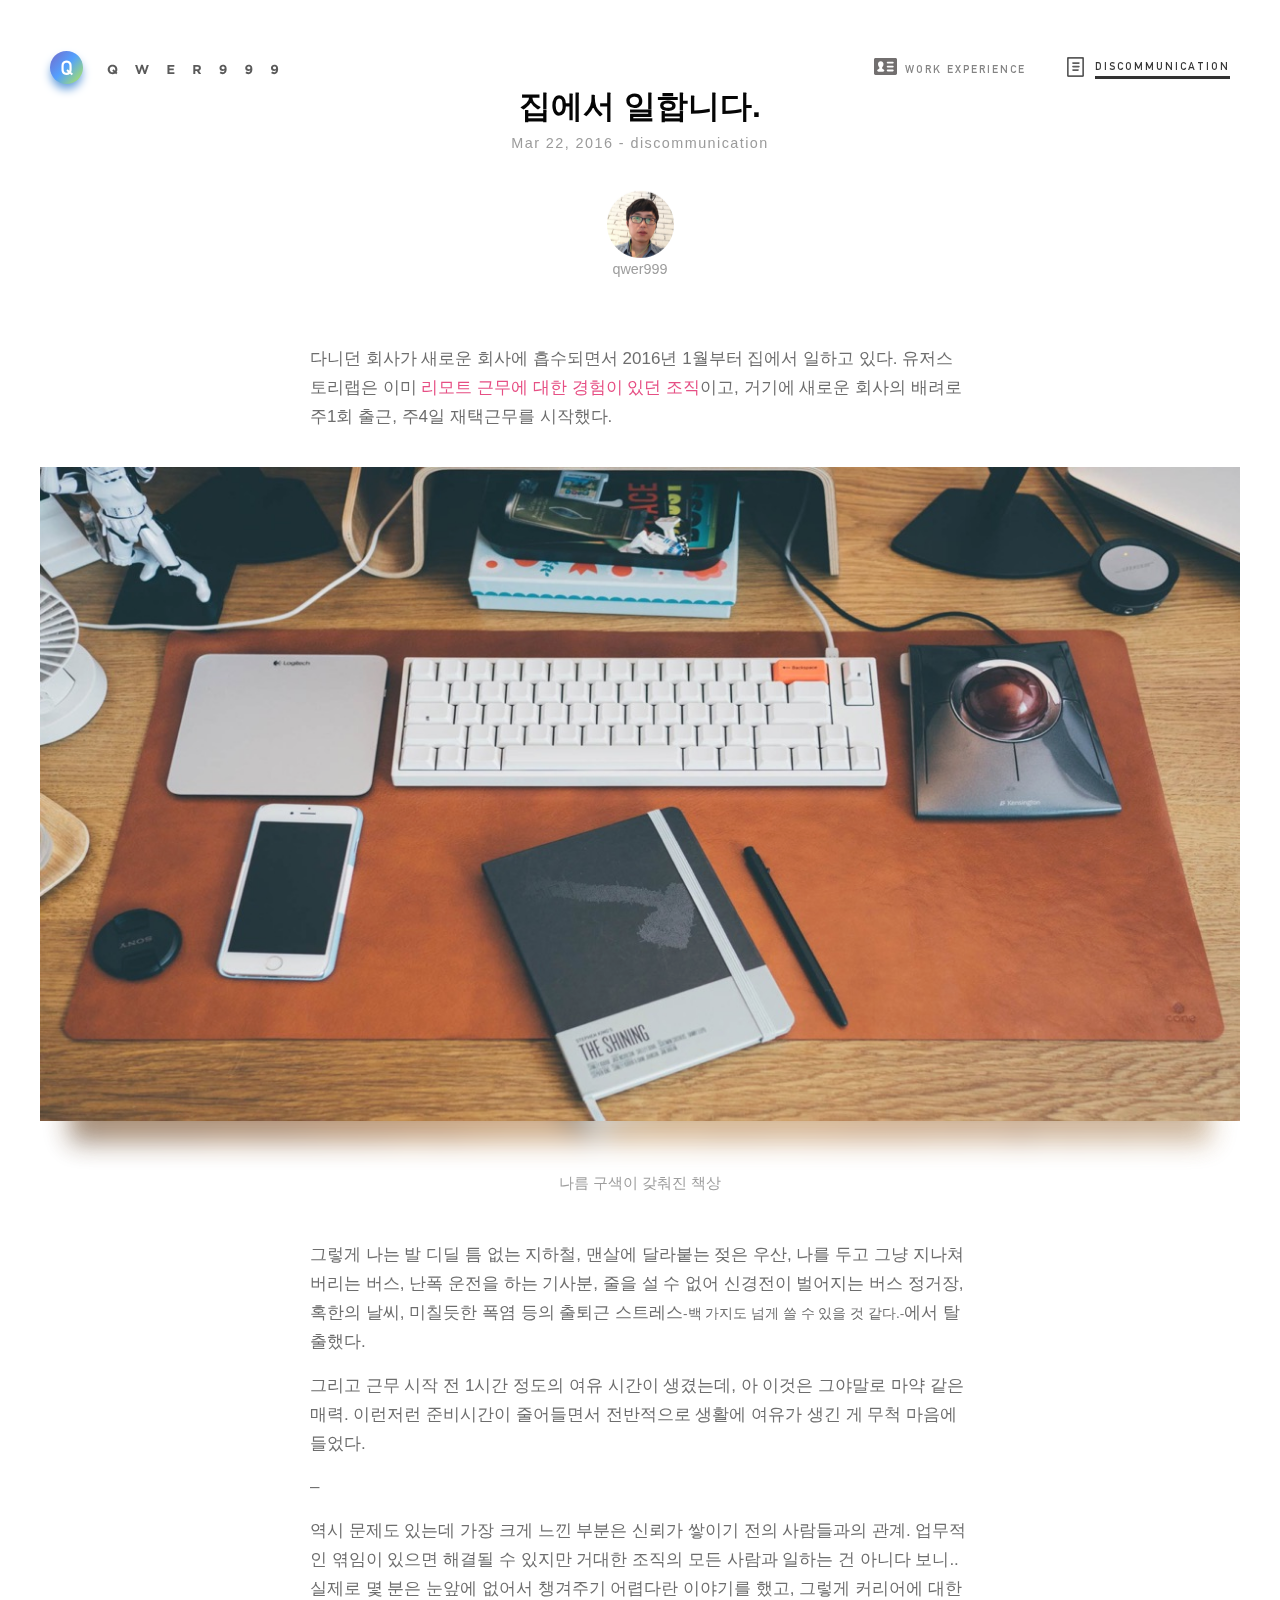
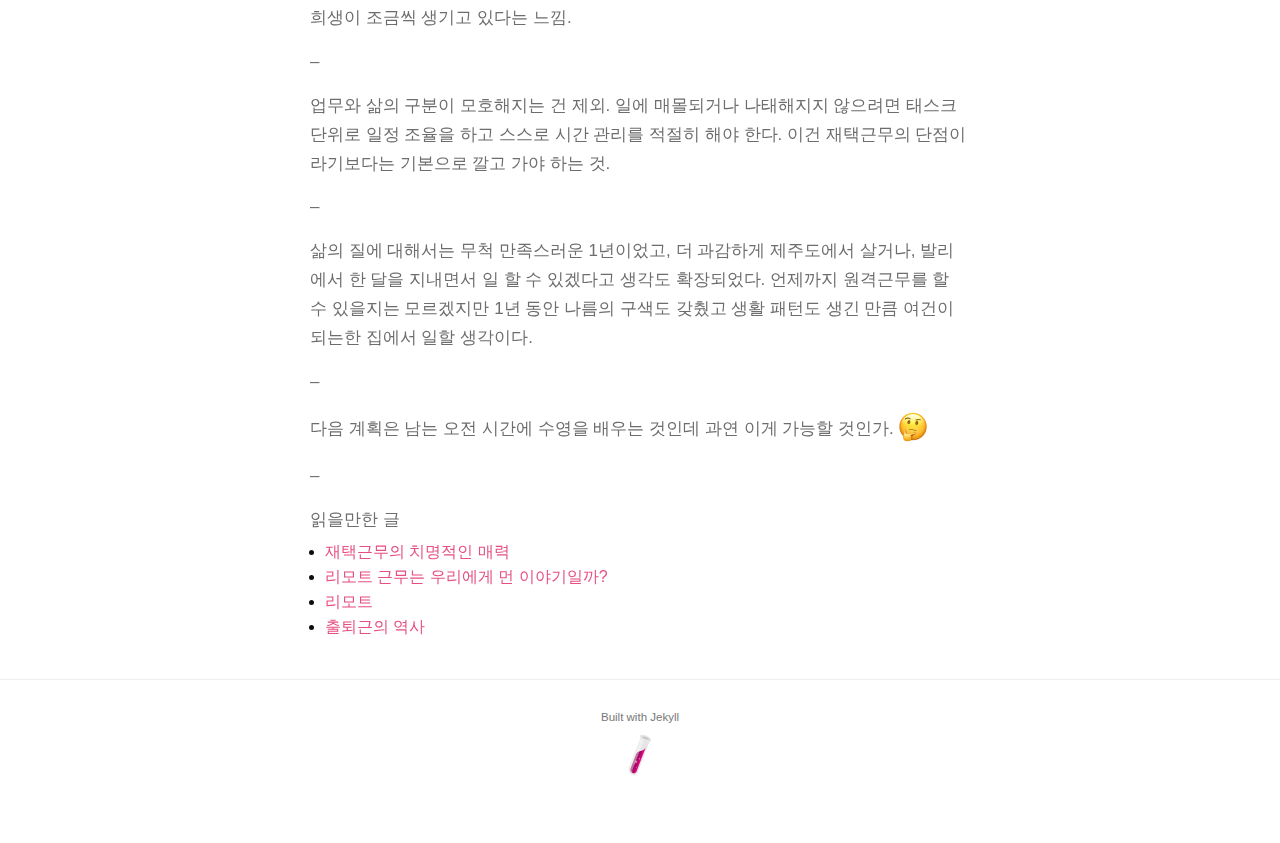
<file: remote-work.html>
<!DOCTYPE html> <html> <head> <meta charset="utf-8"> <meta http-equiv="X-UA-Compatible" content="IE=edge,chrome=1"> <meta name="viewport" content="width=device-width, initial-scale=1"> <title>qwer999.com - 집에서 일합니다.</title> <meta name="description" content="다니던 회사가 새로운 회사에 흡수되면서 2016년 1월부터 집에서 일하고 있다.유저스토리랩은 이미 리모트 근무에 대한 경험이 있던 조직이고, 거기에 새로운 회사의 배려로 주1회 출근, 주4일 재택근무를 시작했다."> <meta name="keywords" lang="ko" content="디자이너, UI디자이너, 웹디자인, 앱디자인, 포트폴리오, UI, design, UI designer, html5, css3, css, sketch, adobe, adobe photoshop, app design, portfolio"> <meta name="keywords" lang="en" content="UI, design, UI designer, html5, css3, css, sketch, adobe, adobe photoshop, app design, portfolio"> <meta name="author" content="qwer999"> <meta property="og:type" content="website"> <meta property="og:title" content="집에서 일합니다."> <meta property="og:site_name" content="Discommunication"> <meta property="og:image" content="https://qwer999.com/img/fb-og-discommunication.png"> <meta property="og:url" content="https://qwer999.com/remote-work"> <meta property="og:description" content="다니던 회사가 새로운 회사에 흡수되면서 2016년 1월부터 집에서 일하고 있다.유저스토리랩은 이미 리모트 근무에 대한 경험이 있던 조직이고, 거기에 새로운 회사의 배려로 주1회 출근, 주4일 재택근무를 시작했다."> <meta property="og:locale" content="ko_KR"> <link rel="icon" type="image/png" href="/favicon.png"/> <link rel="author" href="/humans.txt"/> <link rel="stylesheet" href="/css/grids-min.css"> <link rel="stylesheet" href="/css/grids-responsive-min.css"> <link rel="stylesheet" href="/css/style.css?0325a"> <script src="/js/vendor/jquery-1.11.2.min.js"></script> <script src="/js/modernizr-custom.js"></script> <script src="/js/velocity.min.js"></script> <script src="/js/velocity.ui.min.js"></script> <script src="/js/jquery.blast.min.js"></script> <script src="/js/jquery.scrollme.min.js"></script> <script src="/js/main.js"></script> </head> <body> <header class="site-header"> <a href="/"> <div class="symbol-box"> <svg width="33px" height="33px" viewBox="58 53 33 33" version="1.1" xmlns="http://www.w3.org/2000/svg" xmlns:xlink="http://www.w3.org/1999/xlink" title="symbol" class="main-symbol"> <desc>Created with Sketch.</desc> <defs> <linearGradient x1="7.03320018%" y1="21.3942132%" x2="100%" y2="100%" id="linearGradient-1"> <stop stop-color="#6A79D9" offset="0%"></stop> <stop stop-color="#53A0FE" offset="39.2857143%"></stop> <stop stop-color="#B4ED50" offset="100%"></stop> </linearGradient> </defs> <g id="main-symbol" stroke="none" stroke-width="1" fill="none" fill-rule="evenodd" transform="translate(58.000000, 53.000000)"> <circle id="bg-mask" fill="url(#linearGradient-1)" cx="16.5" cy="16.5" r="16.5"></circle> <path d="M18.1587271,21.2902058 C17.7615897,21.6222387 17.2309961,21.7882527 16.5669303,21.7882527 C16.0591152,21.7882527 15.6229217,21.6808319 15.2583365,21.465987 C14.8872409,21.2836945 14.5877647,21.0460666 14.359899,20.7530964 C14.0799497,20.4471053 13.8944047,20.0467187 13.8032584,19.5519245 C13.6990912,19.0571304 13.6470084,18.1098742 13.6470084,16.7101277 C13.6470084,15.3103811 13.6990912,14.3566146 13.8032584,13.8487995 C13.8944047,13.3670263 14.0799497,12.97315 14.359899,12.6671589 C14.5877647,12.3741887 14.8872409,12.1300505 15.2583365,11.934737 C15.6229217,11.745934 16.0591152,11.6450236 16.5669303,11.6320027 C17.0812557,11.6450236 17.5272148,11.745934 17.9048209,11.934737 C18.2628956,12.1300505 18.5493511,12.3741887 18.7641959,12.6671589 C19.0441452,12.97315 19.2362006,13.3670263 19.3403678,13.8487995 C19.4380245,14.3566146 19.4868521,15.3103811 19.4868521,16.7101277 C19.4868521,18.2140414 19.4184934,19.2068701 19.281774,19.6886433 L17.6216178,18.3702839 L16.3423209,19.8448933 L18.1587271,21.2902058 Z M19.9263053,22.7062214 L21.7231803,24.1515339 L23.0024771,22.6671589 L21.1274771,21.1730183 C21.3227906,20.8474958 21.4627632,20.3917712 21.547399,19.8058308 C21.6125035,19.2198904 21.6450553,18.1879996 21.6450553,16.7101277 C21.6450553,15.0564736 21.602738,13.9497138 21.5181021,13.3898152 C21.4269558,12.8299165 21.2609419,12.3774471 21.0200553,12.0323933 C20.6880223,11.3748379 20.1476632,10.7889063 19.3989615,10.2745808 C18.6437494,9.75374486 17.6997484,9.48682044 16.5669303,9.47379954 C15.447133,9.48682044 14.5128975,9.75374486 13.7641959,10.2745808 C13.0024733,10.7889063 12.4490934,11.3748379 12.1040396,12.0323933 C11.8891948,12.3774471 11.7296912,12.8299165 11.625524,13.3898152 C11.5278673,13.9497138 11.4790396,15.0564736 11.4790396,16.7101277 C11.4790396,18.33774 11.5278673,19.4379894 11.625524,20.0109089 C11.6776076,20.3169 11.7427111,20.5708037 11.8208365,20.7726277 C11.9054723,20.9679411 11.9998724,21.1730172 12.1040396,21.387862 C12.4490934,22.0454174 13.0024733,22.6248387 13.7641959,23.1261433 C14.5128975,23.6469792 15.447133,23.920414 16.5669303,23.9464558 C17.9666768,23.920414 19.0864573,23.5070067 19.9263053,22.7062214 Z" id="q" fill="#FFFFFF"></path> </g> </svg> </div> <svg width="172px" height="11px" viewBox="171 63 172 11" version="1.1" xmlns="http://www.w3.org/2000/svg" xmlns:xlink="http://www.w3.org/1999/xlink"> <desc>Created with Sketch.</desc> <defs></defs> <path d="M180.217,73.273 L181.491,71.856 L180.555,71.063 C181.075,70.309 181.361,69.399 181.361,68.45 L181.361,68.424 C181.361,65.837 179.346,63.744 176.538,63.744 C173.73,63.744 171.689,65.863 171.689,68.45 L171.689,68.476 C171.689,71.063 173.704,73.156 176.512,73.156 C177.526,73.156 178.449,72.87 179.216,72.376 L180.217,73.273 Z M176.538,71.31 C174.926,71.31 173.782,70.01 173.782,68.45 L173.782,68.424 C173.782,66.864 174.9,65.59 176.512,65.59 C178.124,65.59 179.268,66.89 179.268,68.45 L179.268,68.476 C179.268,68.931 179.19,69.347 179.021,69.724 L177.526,68.372 L176.252,69.802 L177.734,71.063 C177.383,71.219 176.98,71.31 176.538,71.31 Z M202.156999,73.065 L203.898999,73.065 L205.952999,67.111 L208.006999,73.065 L209.748999,73.065 L212.855999,63.9 L210.762999,63.9 L208.877999,70.062 L206.836999,63.874 L205.120999,63.874 L203.079999,70.062 L201.194999,63.9 L199.049999,63.9 L202.156999,73.065 Z M231.467998,73 L238.396998,73 L238.396998,71.219 L233.456998,71.219 L233.456998,69.308 L237.746998,69.308 L237.746998,67.527 L233.456998,67.527 L233.456998,65.681 L238.331998,65.681 L238.331998,63.9 L231.467998,63.9 L231.467998,73 Z M257.307997,73 L259.309997,73 L259.309997,70.088 L260.882997,70.088 L262.832997,73 L265.172997,73 L262.949997,69.75 C264.106997,69.321 264.899997,68.398 264.899997,66.929 L264.899997,66.903 C264.899997,66.045 264.626997,65.33 264.119997,64.823 C263.521997,64.225 262.624997,63.9 261.467997,63.9 L257.307997,63.9 L257.307997,73 Z M259.309997,68.32 L259.309997,65.707 L261.298997,65.707 C262.273997,65.707 262.871997,66.149 262.871997,67.007 L262.871997,67.033 C262.871997,67.8 262.312997,68.32 261.337997,68.32 L259.309997,68.32 Z M286.670997,73.156 C289.257997,73.156 290.648997,71.141 290.648997,68.19 L290.648997,68.164 C290.648997,66.37 290.219997,65.382 289.569997,64.732 C288.880997,64.043 288.165997,63.744 286.943997,63.744 C284.889997,63.744 283.472997,65.096 283.472997,66.929 L283.472997,66.955 C283.472997,68.801 284.746997,69.893 286.722997,69.893 C287.515997,69.893 288.126997,69.646 288.568997,69.269 C288.438997,70.491 287.840997,71.336 286.722997,71.336 C285.955997,71.336 285.396997,71.089 284.733997,70.556 L283.680997,72.077 C284.447997,72.714 285.344997,73.156 286.670997,73.156 Z M287.047997,68.229 C286.059997,68.229 285.461997,67.67 285.461997,66.864 L285.461997,66.838 C285.461997,66.032 286.020997,65.46 287.008997,65.46 C288.009997,65.46 288.607997,66.045 288.607997,66.851 L288.607997,66.877 C288.607997,67.657 288.035997,68.229 287.047997,68.229 Z M312.406996,73.156 C314.993996,73.156 316.384996,71.141 316.384996,68.19 L316.384996,68.164 C316.384996,66.37 315.955996,65.382 315.305996,64.732 C314.616996,64.043 313.901996,63.744 312.679996,63.744 C310.625996,63.744 309.208996,65.096 309.208996,66.929 L309.208996,66.955 C309.208996,68.801 310.482996,69.893 312.458996,69.893 C313.251996,69.893 313.862996,69.646 314.304996,69.269 C314.174996,70.491 313.576996,71.336 312.458996,71.336 C311.691996,71.336 311.132996,71.089 310.469996,70.556 L309.416996,72.077 C310.183996,72.714 311.080996,73.156 312.406996,73.156 Z M312.783996,68.229 C311.795996,68.229 311.197996,67.67 311.197996,66.864 L311.197996,66.838 C311.197996,66.032 311.756996,65.46 312.744996,65.46 C313.745996,65.46 314.343996,66.045 314.343996,66.851 L314.343996,66.877 C314.343996,67.657 313.771996,68.229 312.783996,68.229 Z M338.142995,73.156 C340.729995,73.156 342.120995,71.141 342.120995,68.19 L342.120995,68.164 C342.120995,66.37 341.691995,65.382 341.041995,64.732 C340.352995,64.043 339.637995,63.744 338.415995,63.744 C336.361995,63.744 334.944995,65.096 334.944995,66.929 L334.944995,66.955 C334.944995,68.801 336.218995,69.893 338.194995,69.893 C338.987995,69.893 339.598995,69.646 340.040995,69.269 C339.910995,70.491 339.312995,71.336 338.194995,71.336 C337.427995,71.336 336.868995,71.089 336.205995,70.556 L335.152995,72.077 C335.919995,72.714 336.816995,73.156 338.142995,73.156 Z M338.519995,68.229 C337.531995,68.229 336.933995,67.67 336.933995,66.864 L336.933995,66.838 C336.933995,66.032 337.492995,65.46 338.480995,65.46 C339.481995,65.46 340.079995,66.045 340.079995,66.851 L340.079995,66.877 C340.079995,67.657 339.507995,68.229 338.519995,68.229 Z" id="QWER999" stroke="none" fill="#141414" fill-rule="evenodd" opacity="0.699999988"></path> </svg> </a> <div class="nav"> <a href="/" class="underline"> <img src="/img/main/icon-profile.svg"/> <span>WORK EXPERIENCE</span> </a> <a href="/remote-work" class="underline selected"> <img src="/img/main/icon-text.svg"/> <span>DISCOMMUNICATION</span> </a> </div> </header> <hr/> <div class="post"> <div class="post-header"> <h1 class="post-title">집에서 일합니다.</h1> <p class="post-meta">Mar 22, 2016 - discommunication</p> <p class="author"> <img src="/assets/profile.png" class="profile"/><br> qwer999 </p> </div> <article class="post-blog"> <p>다니던 회사가 새로운 회사에 흡수되면서 2016년 1월부터 집에서 일하고 있다. 유저스토리랩은 이미 <a href="https://medium.com/@jeongwooahn/%EB%A6%AC%EB%AA%A8%ED%8A%B8%EA%B7%BC%EB%AC%B4%EB%8A%94-%EC%9A%B0%EB%A6%AC%EC%97%90%EA%B2%8C-%EB%A8%BC-%EC%9D%B4%EC%95%BC%EA%B8%B0%EC%9D%BC%EA%B9%8C-7b9a2d8c23d9?source=user_profile---------0----------#3d37">리모트 근무에 대한 경험이 있던 조직</a>이고, 거기에 새로운 회사의 배려로 주1회 출근, 주4일 재택근무를 시작했다.</p> <div class="inline-block shadow-color-box"> <img src="/assets/mydesk.jpg" alt="나름 구색이 갖춰진 책상" class="wide shadow-color"/> </div> <p><span class="caption">나름 구색이 갖춰진 책상</span></p> <p>그렇게 나는 발 디딜 틈 없는 지하철, 맨살에 달라붙는 젖은 우산, 나를 두고 그냥 지나쳐버리는 버스, 난폭 운전을 하는 기사분, 줄을 설 수 없어 신경전이 벌어지는 버스 정거장, 혹한의 날씨, 미칠듯한 폭염 등의 출퇴근 스트레스<small>-백 가지도 넘게 쓸 수 있을 것 같다.-</small>에서 탈출했다.</p> <p>그리고 근무 시작 전 1시간 정도의 여유 시간이 생겼는데, 아 이것은 그야말로 마약 같은 매력. 이런저런 준비시간이 줄어들면서 전반적으로 생활에 여유가 생긴 게 무척 마음에 들었다.</p> <p>–</p> <p>역시 문제도 있는데 가장 크게 느낀 부분은 신뢰가 쌓이기 전의 사람들과의 관계. 업무적인 엮임이 있으면 해결될 수 있지만 거대한 조직의 모든 사람과 일하는 건 아니다 보니.. 실제로 몇 분은 눈앞에 없어서 챙겨주기 어렵다란 이야기를 했고, 그렇게 커리어에 대한 희생이 조금씩 생기고 있다는 느낌.</p> <p>–</p> <p>업무와 삶의 구분이 모호해지는 건 제외. 일에 매몰되거나 나태해지지 않으려면 태스크 단위로 일정 조율을 하고 스스로 시간 관리를 적절히 해야 한다. 이건 재택근무의 단점이라기보다는 기본으로 깔고 가야 하는 것.</p> <p>–</p> <p>삶의 질에 대해서는 무척 만족스러운 1년이었고, 더 과감하게 제주도에서 살거나, 발리에서 한 달을 지내면서 일 할 수 있겠다고 생각도 확장되었다. 언제까지 원격근무를 할 수 있을지는 모르겠지만 1년 동안 나름의 구색도 갖췄고 생활 패턴도 생긴 만큼 여건이 되는한 집에서 일할 생각이다.</p> <p>–</p> <p>다음 계획은 남는 오전 시간에 수영을 배우는 것인데 과연 이게 가능할 것인가. <img src="/assets/thinker.png" alt="" class="emoji"/></p> <p>–</p> <p>읽을만한 글<br/></p> <ul> <li><a href="http://slownews.kr/41963">재택근무의 치명적인 매력</a></li> <li><a href="https://medium.com/@jeongwooahn/%EB%A6%AC%EB%AA%A8%ED%8A%B8%EA%B7%BC%EB%AC%B4%EB%8A%94-%EC%9A%B0%EB%A6%AC%EC%97%90%EA%B2%8C-%EB%A8%BC-%EC%9D%B4%EC%95%BC%EA%B8%B0%EC%9D%BC%EA%B9%8C-7b9a2d8c23d9#.b77d0eky6">리모트 근무는 우리에게 먼 이야기일까?</a></li> <li><a href="http://www.aladin.co.kr/shop/wproduct.aspx?ItemId=50265443">리모트</a></li> <li><a href="http://www.aladin.co.kr/shop/wproduct.aspx?ItemId=74920939">출퇴근의 역사</a></li> </ul> </article> </div> <script type="text/javascript">$(document).ready(function(){$(".post-title").velocity("stop"),$(".post-title").velocity({opacity:[1,0],translateY:[0,60],translateZ:0},{duration:1400,delay:100,easing:[180,30]}),$(".post-meta").velocity("stop"),$(".post-meta").velocity({opacity:[1,0],translateY:[0,70],translateZ:0},{duration:1400,delay:150,easing:[180,30]}),$(".author").velocity("stop"),$(".author").velocity({opacity:[1,0],translateY:[0,80],translateZ:0},{duration:1400,delay:200,easing:[180,30]}),$(".post-blog").velocity("stop"),$(".post-blog").velocity({opacity:[1,0],translateY:[0,20],translateZ:0},{duration:1400,delay:250,easing:[180,30]})});</script> <div class="paging"> <div class="inner"> </div> </div> <footer class="site-footer"> <div class="copyright"> <p> Built with Jekyll<br><br> <a href="https://jekyllrb.com/" target="_blank"><img src="/img/jekyll.svg" title="jekyll" style="height:40px; width:40px; "/></a><br> </p> </div> </footer> </body> </html>
</file>
<file: css/grids-min.css>
/*!
Pure v0.6.2
Copyright 2013 Yahoo!
Licensed under the BSD License.
https://github.com/yahoo/pure/blob/master/LICENSE.md
*/
.pure-g{letter-spacing:-.31em;text-rendering:optimizespeed;font-family:FreeSans,Arimo,"Droid Sans",Helvetica,Arial,sans-serif;display:-webkit-box;display:-webkit-flex;display:-ms-flexbox;display:flex;-webkit-flex-flow:row wrap;-ms-flex-flow:row wrap;flex-flow:row wrap;-webkit-align-content:flex-start;-ms-flex-line-pack:start;align-content:flex-start}@media all and (-ms-high-contrast:none),(-ms-high-contrast:active){table .pure-g{display:block}}.opera-only :-o-prefocus,.pure-g{word-spacing:-.43em}.pure-u,.pure-u-1,.pure-u-1-1,.pure-u-1-12,.pure-u-1-2,.pure-u-1-24,.pure-u-1-3,.pure-u-1-4,.pure-u-1-5,.pure-u-1-6,.pure-u-1-8,.pure-u-10-24,.pure-u-11-12,.pure-u-11-24,.pure-u-12-24,.pure-u-13-24,.pure-u-14-24,.pure-u-15-24,.pure-u-16-24,.pure-u-17-24,.pure-u-18-24,.pure-u-19-24,.pure-u-2-24,.pure-u-2-3,.pure-u-2-5,.pure-u-20-24,.pure-u-21-24,.pure-u-22-24,.pure-u-23-24,.pure-u-24-24,.pure-u-3-24,.pure-u-3-4,.pure-u-3-5,.pure-u-3-8,.pure-u-4-24,.pure-u-4-5,.pure-u-5-12,.pure-u-5-24,.pure-u-5-5,.pure-u-5-6,.pure-u-5-8,.pure-u-6-24,.pure-u-7-12,.pure-u-7-24,.pure-u-7-8,.pure-u-8-24,.pure-u-9-24{display:inline-block;zoom:1;letter-spacing:normal;word-spacing:normal;vertical-align:top;text-rendering:auto}.pure-g [class*=pure-u]{font-family:sans-serif}.pure-u-1-24{width:4.1667%}.pure-u-1-12,.pure-u-2-24{width:8.3333%}.pure-u-1-8,.pure-u-3-24{width:12.5%}.pure-u-1-6,.pure-u-4-24{width:16.6667%}.pure-u-1-5{width:20%}.pure-u-5-24{width:20.8333%}.pure-u-1-4,.pure-u-6-24{width:25%}.pure-u-7-24{width:29.1667%}.pure-u-1-3,.pure-u-8-24{width:33.3333%}.pure-u-3-8,.pure-u-9-24{width:37.5%}.pure-u-2-5{width:40%}.pure-u-10-24,.pure-u-5-12{width:41.6667%}.pure-u-11-24{width:45.8333%}.pure-u-1-2,.pure-u-12-24{width:50%}.pure-u-13-24{width:54.1667%}.pure-u-14-24,.pure-u-7-12{width:58.3333%}.pure-u-3-5{width:60%}.pure-u-15-24,.pure-u-5-8{width:62.5%}.pure-u-16-24,.pure-u-2-3{width:66.6667%}.pure-u-17-24{width:70.8333%}.pure-u-18-24,.pure-u-3-4{width:75%}.pure-u-19-24{width:79.1667%}.pure-u-4-5{width:80%}.pure-u-20-24,.pure-u-5-6{width:83.3333%}.pure-u-21-24,.pure-u-7-8{width:87.5%}.pure-u-11-12,.pure-u-22-24{width:91.6667%}.pure-u-23-24{width:95.8333%}.pure-u-1,.pure-u-1-1,.pure-u-24-24,.pure-u-5-5{width:100%}
</file>
<file: css/grids-responsive-min.css>
/*!
Pure v0.6.2
Copyright 2013 Yahoo!
Licensed under the BSD License.
https://github.com/yahoo/pure/blob/master/LICENSE.md
*/
@media screen and (min-width:35.5em){.pure-u-sm-1,.pure-u-sm-1-1,.pure-u-sm-1-12,.pure-u-sm-1-2,.pure-u-sm-1-24,.pure-u-sm-1-3,.pure-u-sm-1-4,.pure-u-sm-1-5,.pure-u-sm-1-6,.pure-u-sm-1-8,.pure-u-sm-10-24,.pure-u-sm-11-12,.pure-u-sm-11-24,.pure-u-sm-12-24,.pure-u-sm-13-24,.pure-u-sm-14-24,.pure-u-sm-15-24,.pure-u-sm-16-24,.pure-u-sm-17-24,.pure-u-sm-18-24,.pure-u-sm-19-24,.pure-u-sm-2-24,.pure-u-sm-2-3,.pure-u-sm-2-5,.pure-u-sm-20-24,.pure-u-sm-21-24,.pure-u-sm-22-24,.pure-u-sm-23-24,.pure-u-sm-24-24,.pure-u-sm-3-24,.pure-u-sm-3-4,.pure-u-sm-3-5,.pure-u-sm-3-8,.pure-u-sm-4-24,.pure-u-sm-4-5,.pure-u-sm-5-12,.pure-u-sm-5-24,.pure-u-sm-5-5,.pure-u-sm-5-6,.pure-u-sm-5-8,.pure-u-sm-6-24,.pure-u-sm-7-12,.pure-u-sm-7-24,.pure-u-sm-7-8,.pure-u-sm-8-24,.pure-u-sm-9-24{display:inline-block;zoom:1;letter-spacing:normal;word-spacing:normal;vertical-align:top;text-rendering:auto}.pure-u-sm-1-24{width:4.1667%}.pure-u-sm-1-12,.pure-u-sm-2-24{width:8.3333%}.pure-u-sm-1-8,.pure-u-sm-3-24{width:12.5%}.pure-u-sm-1-6,.pure-u-sm-4-24{width:16.6667%}.pure-u-sm-1-5{width:20%}.pure-u-sm-5-24{width:20.8333%}.pure-u-sm-1-4,.pure-u-sm-6-24{width:25%}.pure-u-sm-7-24{width:29.1667%}.pure-u-sm-1-3,.pure-u-sm-8-24{width:33.3333%}.pure-u-sm-3-8,.pure-u-sm-9-24{width:37.5%}.pure-u-sm-2-5{width:40%}.pure-u-sm-10-24,.pure-u-sm-5-12{width:41.6667%}.pure-u-sm-11-24{width:45.8333%}.pure-u-sm-1-2,.pure-u-sm-12-24{width:50%}.pure-u-sm-13-24{width:54.1667%}.pure-u-sm-14-24,.pure-u-sm-7-12{width:58.3333%}.pure-u-sm-3-5{width:60%}.pure-u-sm-15-24,.pure-u-sm-5-8{width:62.5%}.pure-u-sm-16-24,.pure-u-sm-2-3{width:66.6667%}.pure-u-sm-17-24{width:70.8333%}.pure-u-sm-18-24,.pure-u-sm-3-4{width:75%}.pure-u-sm-19-24{width:79.1667%}.pure-u-sm-4-5{width:80%}.pure-u-sm-20-24,.pure-u-sm-5-6{width:83.3333%}.pure-u-sm-21-24,.pure-u-sm-7-8{width:87.5%}.pure-u-sm-11-12,.pure-u-sm-22-24{width:91.6667%}.pure-u-sm-23-24{width:95.8333%}.pure-u-sm-1,.pure-u-sm-1-1,.pure-u-sm-24-24,.pure-u-sm-5-5{width:100%}}@media screen and (min-width:48em){.pure-u-md-1,.pure-u-md-1-1,.pure-u-md-1-12,.pure-u-md-1-2,.pure-u-md-1-24,.pure-u-md-1-3,.pure-u-md-1-4,.pure-u-md-1-5,.pure-u-md-1-6,.pure-u-md-1-8,.pure-u-md-10-24,.pure-u-md-11-12,.pure-u-md-11-24,.pure-u-md-12-24,.pure-u-md-13-24,.pure-u-md-14-24,.pure-u-md-15-24,.pure-u-md-16-24,.pure-u-md-17-24,.pure-u-md-18-24,.pure-u-md-19-24,.pure-u-md-2-24,.pure-u-md-2-3,.pure-u-md-2-5,.pure-u-md-20-24,.pure-u-md-21-24,.pure-u-md-22-24,.pure-u-md-23-24,.pure-u-md-24-24,.pure-u-md-3-24,.pure-u-md-3-4,.pure-u-md-3-5,.pure-u-md-3-8,.pure-u-md-4-24,.pure-u-md-4-5,.pure-u-md-5-12,.pure-u-md-5-24,.pure-u-md-5-5,.pure-u-md-5-6,.pure-u-md-5-8,.pure-u-md-6-24,.pure-u-md-7-12,.pure-u-md-7-24,.pure-u-md-7-8,.pure-u-md-8-24,.pure-u-md-9-24{display:inline-block;zoom:1;letter-spacing:normal;word-spacing:normal;vertical-align:top;text-rendering:auto}.pure-u-md-1-24{width:4.1667%}.pure-u-md-1-12,.pure-u-md-2-24{width:8.3333%}.pure-u-md-1-8,.pure-u-md-3-24{width:12.5%}.pure-u-md-1-6,.pure-u-md-4-24{width:16.6667%}.pure-u-md-1-5{width:20%}.pure-u-md-5-24{width:20.8333%}.pure-u-md-1-4,.pure-u-md-6-24{width:25%}.pure-u-md-7-24{width:29.1667%}.pure-u-md-1-3,.pure-u-md-8-24{width:33.3333%}.pure-u-md-3-8,.pure-u-md-9-24{width:37.5%}.pure-u-md-2-5{width:40%}.pure-u-md-10-24,.pure-u-md-5-12{width:41.6667%}.pure-u-md-11-24{width:45.8333%}.pure-u-md-1-2,.pure-u-md-12-24{width:50%}.pure-u-md-13-24{width:54.1667%}.pure-u-md-14-24,.pure-u-md-7-12{width:58.3333%}.pure-u-md-3-5{width:60%}.pure-u-md-15-24,.pure-u-md-5-8{width:62.5%}.pure-u-md-16-24,.pure-u-md-2-3{width:66.6667%}.pure-u-md-17-24{width:70.8333%}.pure-u-md-18-24,.pure-u-md-3-4{width:75%}.pure-u-md-19-24{width:79.1667%}.pure-u-md-4-5{width:80%}.pure-u-md-20-24,.pure-u-md-5-6{width:83.3333%}.pure-u-md-21-24,.pure-u-md-7-8{width:87.5%}.pure-u-md-11-12,.pure-u-md-22-24{width:91.6667%}.pure-u-md-23-24{width:95.8333%}.pure-u-md-1,.pure-u-md-1-1,.pure-u-md-24-24,.pure-u-md-5-5{width:100%}}@media screen and (min-width:64em){.pure-u-lg-1,.pure-u-lg-1-1,.pure-u-lg-1-12,.pure-u-lg-1-2,.pure-u-lg-1-24,.pure-u-lg-1-3,.pure-u-lg-1-4,.pure-u-lg-1-5,.pure-u-lg-1-6,.pure-u-lg-1-8,.pure-u-lg-10-24,.pure-u-lg-11-12,.pure-u-lg-11-24,.pure-u-lg-12-24,.pure-u-lg-13-24,.pure-u-lg-14-24,.pure-u-lg-15-24,.pure-u-lg-16-24,.pure-u-lg-17-24,.pure-u-lg-18-24,.pure-u-lg-19-24,.pure-u-lg-2-24,.pure-u-lg-2-3,.pure-u-lg-2-5,.pure-u-lg-20-24,.pure-u-lg-21-24,.pure-u-lg-22-24,.pure-u-lg-23-24,.pure-u-lg-24-24,.pure-u-lg-3-24,.pure-u-lg-3-4,.pure-u-lg-3-5,.pure-u-lg-3-8,.pure-u-lg-4-24,.pure-u-lg-4-5,.pure-u-lg-5-12,.pure-u-lg-5-24,.pure-u-lg-5-5,.pure-u-lg-5-6,.pure-u-lg-5-8,.pure-u-lg-6-24,.pure-u-lg-7-12,.pure-u-lg-7-24,.pure-u-lg-7-8,.pure-u-lg-8-24,.pure-u-lg-9-24{display:inline-block;zoom:1;letter-spacing:normal;word-spacing:normal;vertical-align:top;text-rendering:auto}.pure-u-lg-1-24{width:4.1667%}.pure-u-lg-1-12,.pure-u-lg-2-24{width:8.3333%}.pure-u-lg-1-8,.pure-u-lg-3-24{width:12.5%}.pure-u-lg-1-6,.pure-u-lg-4-24{width:16.6667%}.pure-u-lg-1-5{width:20%}.pure-u-lg-5-24{width:20.8333%}.pure-u-lg-1-4,.pure-u-lg-6-24{width:25%}.pure-u-lg-7-24{width:29.1667%}.pure-u-lg-1-3,.pure-u-lg-8-24{width:33.3333%}.pure-u-lg-3-8,.pure-u-lg-9-24{width:37.5%}.pure-u-lg-2-5{width:40%}.pure-u-lg-10-24,.pure-u-lg-5-12{width:41.6667%}.pure-u-lg-11-24{width:45.8333%}.pure-u-lg-1-2,.pure-u-lg-12-24{width:50%}.pure-u-lg-13-24{width:54.1667%}.pure-u-lg-14-24,.pure-u-lg-7-12{width:58.3333%}.pure-u-lg-3-5{width:60%}.pure-u-lg-15-24,.pure-u-lg-5-8{width:62.5%}.pure-u-lg-16-24,.pure-u-lg-2-3{width:66.6667%}.pure-u-lg-17-24{width:70.8333%}.pure-u-lg-18-24,.pure-u-lg-3-4{width:75%}.pure-u-lg-19-24{width:79.1667%}.pure-u-lg-4-5{width:80%}.pure-u-lg-20-24,.pure-u-lg-5-6{width:83.3333%}.pure-u-lg-21-24,.pure-u-lg-7-8{width:87.5%}.pure-u-lg-11-12,.pure-u-lg-22-24{width:91.6667%}.pure-u-lg-23-24{width:95.8333%}.pure-u-lg-1,.pure-u-lg-1-1,.pure-u-lg-24-24,.pure-u-lg-5-5{width:100%}}@media screen and (min-width:80em){.pure-u-xl-1,.pure-u-xl-1-1,.pure-u-xl-1-12,.pure-u-xl-1-2,.pure-u-xl-1-24,.pure-u-xl-1-3,.pure-u-xl-1-4,.pure-u-xl-1-5,.pure-u-xl-1-6,.pure-u-xl-1-8,.pure-u-xl-10-24,.pure-u-xl-11-12,.pure-u-xl-11-24,.pure-u-xl-12-24,.pure-u-xl-13-24,.pure-u-xl-14-24,.pure-u-xl-15-24,.pure-u-xl-16-24,.pure-u-xl-17-24,.pure-u-xl-18-24,.pure-u-xl-19-24,.pure-u-xl-2-24,.pure-u-xl-2-3,.pure-u-xl-2-5,.pure-u-xl-20-24,.pure-u-xl-21-24,.pure-u-xl-22-24,.pure-u-xl-23-24,.pure-u-xl-24-24,.pure-u-xl-3-24,.pure-u-xl-3-4,.pure-u-xl-3-5,.pure-u-xl-3-8,.pure-u-xl-4-24,.pure-u-xl-4-5,.pure-u-xl-5-12,.pure-u-xl-5-24,.pure-u-xl-5-5,.pure-u-xl-5-6,.pure-u-xl-5-8,.pure-u-xl-6-24,.pure-u-xl-7-12,.pure-u-xl-7-24,.pure-u-xl-7-8,.pure-u-xl-8-24,.pure-u-xl-9-24{display:inline-block;zoom:1;letter-spacing:normal;word-spacing:normal;vertical-align:top;text-rendering:auto}.pure-u-xl-1-24{width:4.1667%}.pure-u-xl-1-12,.pure-u-xl-2-24{width:8.3333%}.pure-u-xl-1-8,.pure-u-xl-3-24{width:12.5%}.pure-u-xl-1-6,.pure-u-xl-4-24{width:16.6667%}.pure-u-xl-1-5{width:20%}.pure-u-xl-5-24{width:20.8333%}.pure-u-xl-1-4,.pure-u-xl-6-24{width:25%}.pure-u-xl-7-24{width:29.1667%}.pure-u-xl-1-3,.pure-u-xl-8-24{width:33.3333%}.pure-u-xl-3-8,.pure-u-xl-9-24{width:37.5%}.pure-u-xl-2-5{width:40%}.pure-u-xl-10-24,.pure-u-xl-5-12{width:41.6667%}.pure-u-xl-11-24{width:45.8333%}.pure-u-xl-1-2,.pure-u-xl-12-24{width:50%}.pure-u-xl-13-24{width:54.1667%}.pure-u-xl-14-24,.pure-u-xl-7-12{width:58.3333%}.pure-u-xl-3-5{width:60%}.pure-u-xl-15-24,.pure-u-xl-5-8{width:62.5%}.pure-u-xl-16-24,.pure-u-xl-2-3{width:66.6667%}.pure-u-xl-17-24{width:70.8333%}.pure-u-xl-18-24,.pure-u-xl-3-4{width:75%}.pure-u-xl-19-24{width:79.1667%}.pure-u-xl-4-5{width:80%}.pure-u-xl-20-24,.pure-u-xl-5-6{width:83.3333%}.pure-u-xl-21-24,.pure-u-xl-7-8{width:87.5%}.pure-u-xl-11-12,.pure-u-xl-22-24{width:91.6667%}.pure-u-xl-23-24{width:95.8333%}.pure-u-xl-1,.pure-u-xl-1-1,.pure-u-xl-24-24,.pure-u-xl-5-5{width:100%}}
</file>
<file: css/style.css>
/*! normalize.css v3.0.2 | MIT License | git.io/normalize */html{font-family:sans-serif;-ms-text-size-adjust:100%;-webkit-text-size-adjust:100%}body{margin:0}article,aside,details,figcaption,figure,footer,header,hgroup,main,menu,nav,section,summary{display:block}audio,canvas,progress,video{display:inline-block;vertical-align:baseline}audio:not([controls]){display:none;height:0}[hidden],template{display:none}a{background-color:transparent}a:active,a:hover{outline:0}abbr[title]{border-bottom:1px dotted}b,strong{font-weight:700}dfn{font-style:italic}h1{font-size:2em;margin:.67em 0}mark{background:#ff0;color:#000}small{font-size:80%}sub,sup{font-size:75%;line-height:0;position:relative;vertical-align:baseline}sup{top:-.5em}sub{bottom:-.25em}img{border:0}svg:not(:root){overflow:hidden}figure{margin:1em 40px}hr{-moz-box-sizing:content-box;box-sizing:content-box;height:0}pre{overflow:auto}code,kbd,pre,samp{font-family:monospace,monospace;font-size:1em}button,input,optgroup,select,textarea{color:inherit;font:inherit;margin:0}button{overflow:visible}button,select{text-transform:none}button,html input[type=button],input[type=reset],input[type=submit]{-webkit-appearance:button;cursor:pointer}button[disabled],html input[disabled]{cursor:default}button::-moz-focus-inner,input::-moz-focus-inner{border:0;padding:0}input{line-height:normal}input[type=checkbox],input[type=radio]{box-sizing:border-box;padding:0}input[type=number]::-webkit-inner-spin-button,input[type=number]::-webkit-outer-spin-button{height:auto}input[type=search]{-webkit-appearance:textfield;-moz-box-sizing:content-box;-webkit-box-sizing:content-box;box-sizing:content-box}input[type=search]::-webkit-search-cancel-button,input[type=search]::-webkit-search-decoration{-webkit-appearance:none}fieldset{border:1px solid silver;margin:0 2px;padding:.35em .625em .75em}legend{border:0;padding:0}textarea{overflow:auto}optgroup{font-weight:700}table{border-collapse:collapse;border-spacing:0}td,th{padding:0}@media screen and (max-width:40em){.pure-u-ss-1,.pure-u-ss-1-1,.pure-u-ss-1-12,.pure-u-ss-1-2,.pure-u-ss-1-24,.pure-u-ss-1-3,.pure-u-ss-1-4,.pure-u-ss-1-5,.pure-u-ss-1-6,.pure-u-ss-1-8,.pure-u-ss-10-24,.pure-u-ss-11-12,.pure-u-ss-11-24,.pure-u-ss-12-24,.pure-u-ss-13-24,.pure-u-ss-14-24,.pure-u-ss-15-24,.pure-u-ss-16-24,.pure-u-ss-17-24,.pure-u-ss-18-24,.pure-u-ss-19-24,.pure-u-ss-2-24,.pure-u-ss-2-3,.pure-u-ss-2-5,.pure-u-ss-20-24,.pure-u-ss-21-24,.pure-u-ss-22-24,.pure-u-ss-23-24,.pure-u-ss-24-24,.pure-u-ss-3-24,.pure-u-ss-3-4,.pure-u-ss-3-5,.pure-u-ss-3-8,.pure-u-ss-4-24,.pure-u-ss-4-5,.pure-u-ss-5-12,.pure-u-ss-5-24,.pure-u-ss-5-5,.pure-u-ss-5-6,.pure-u-ss-5-8,.pure-u-ss-6-24,.pure-u-ss-7-12,.pure-u-ss-7-24,.pure-u-ss-7-8,.pure-u-ss-8-24,.pure-u-ss-9-24{display:inline-block;zoom:1;letter-spacing:normal;word-spacing:normal;vertical-align:top;text-rendering:auto}.pure-u-ss-1-24{width:4.1667%}.pure-u-ss-1-12,.pure-u-ss-2-24{width:8.3333%}.pure-u-ss-1-8,.pure-u-ss-3-24{width:12.5%}.pure-u-ss-1-6,.pure-u-ss-4-24{width:16.6667%}.pure-u-ss-1-5{width:20%}.pure-u-ss-5-24{width:20.8333%}.pure-u-ss-1-4,.pure-u-ss-6-24{width:25%}.pure-u-ss-7-24{width:29.1667%}.pure-u-ss-1-3,.pure-u-ss-8-24{width:33.3333%}.pure-u-ss-3-8,.pure-u-ss-9-24{width:37.5%}.pure-u-ss-2-5{width:40%}.pure-u-ss-10-24,.pure-u-ss-5-12{width:41.6667%}.pure-u-ss-11-24{width:45.8333%}.pure-u-ss-1-2,.pure-u-ss-12-24{width:50%}.pure-u-ss-13-24{width:54.1667%}.pure-u-ss-14-24,.pure-u-ss-7-12{width:58.3333%}.pure-u-ss-3-5{width:60%}.pure-u-ss-15-24,.pure-u-ss-5-8{width:62.5%}.pure-u-ss-16-24,.pure-u-ss-2-3{width:66.6667%}.pure-u-ss-17-24{width:70.8333%}.pure-u-ss-18-24,.pure-u-ss-3-4{width:75%}.pure-u-ss-19-24{width:79.1667%}.pure-u-ss-4-5{width:80%}.pure-u-ss-20-24,.pure-u-ss-5-6{width:83.3333%}.pure-u-ss-21-24,.pure-u-ss-7-8{width:87.5%}.pure-u-ss-11-12,.pure-u-ss-22-24{width:91.6667%}.pure-u-ss-23-24{width:95.8333%}.pure-u-ss-1,.pure-u-ss-1-1,.pure-u-ss-24-24,.pure-u-ss-5-5{width:100%}}@font-face{font-family:DIN;src:url(../fonts/din.ttf) format('truetype');src:url(../fonts/din.woff) format('woff')}a{text-decoration:none;color:#000}body{overflow-y:scroll;font-family:"Apple SD Gothic Neo","나눔고딕",NanumGothic,"맑은 고딕","Malgun Gothic","돋움",dotum,"굴림",gulim,applegothic,sans-serif}.btn_close{float:right;margin:10px;z-index:1000001000000000000100;border:10px solid #000;background:url(../img/btn_close.svg) no-repeat;background-size:100%;height:0;padding:0;padding-top:24px;width:24px;overflow:hidden;display:block;background-color:#000;z-index:1000001;display:none;opacity:1}@media only screen and (max-width:470px){.btn_close{top:0;right:0;display:none;position:fixed}}a.underline{display:inline-block;height:30px;line-height:30px;font-size:11px;letter-spacing:2px;color:#666;opacity:.8;font-family:DIN,sans-serif}a.underline span{transform:translateY(-3px);transform:translateZ(0) translateY(0);display:inline-block;transition:all .2s;line-height:11px}a.underline span:after{content:"";float:left;height:3px;margin-top:4px;display:inline-block;width:100%;background:#000;opacity:1;transition:all .2s;transform-origin:0 0;transform:translateZ(0) scale(0,1)}a.underline.selected,a.underline:hover{color:#000;text-decoration:none;cursor:pointer}a.underline.selected span,a.underline:hover span{transition:all .2s;transform:translateZ(0) translateY(-3px)}a.underline.selected span:after,a.underline:hover span:after{opacity:1;transform:translateZ(0) scale(1,1);transition:all .2s}.portfolio-title h3{font-family:din;font-size:13px;padding:0 15px}.portfolio-title .desc{opacity:.5;padding:0 15px;padding-top:5px;color:#999;font-size:13px;line-height:1.5}.portfolio-title .desc strong{font-size:15px;font-weight:700;font-family:din;color:#000}hr{display:none}.post-blog{text-align:center;padding:0 20px;padding-bottom:40px;box-sizing:border-box;opacity:0}.post-blog p{text-align:left;width:100%;max-width:660px;margin:0 auto;display:block;padding-top:15px;line-height:1.7;font-size:17px;color:#666}.post-blog p .emoji{height:30px;vertical-align:middle;padding-bottom:5px;width:auto}@media only screen and (max-width:470px){.post-blog p .emoji{padding-bottom:3px;height:22px}}.post-blog ul{padding:5px 0 0 0;text-align:left;max-width:660px;margin:0 auto}.post-blog .caption{text-align:center;font-size:.9em;color:#999;padding-top:30px;font-weight:400;margin:0 auto;display:block;padding-bottom:30px}.post-blog .inline-block{display:inline-block;margin:0 auto;overflow:visible;position:relative}@media only screen and (max-width:470px){.post-blog .inline-block.shadow-color-box{padding-top:30px}}.post-blog img.shadow-color{margin-top:0;width:100%;max-width:1200px;transition:all .2s;margin:0 auto;display:block;margin-top:3%}.no-cssfilters .post-blog img.shadow-color{box-shadow:0 20px 40px rgba(0,0,0,.2)}.post-blog img.shadow{-webkit-filter:blur(14px);filter:blur(14px);position:absolute;bottom:-3%;transform-origin:50% 100%;opacity:.7;transform:scale(.95,.95);z-index:-1}.no-cssfilters .post-blog img.shadow{display:none}.post-blog ul li{padding:2px 0;margin-left:15px}.post-blog a{color:#E5467E}.post-blog a:hover{color:#D9007B;text-decoration:underline}::selection{background:#333;color:#fff;text-shadow:none}header{line-height:33px;margin:0 auto;padding:50px;padding-bottom:0}@media only screen and (max-width:470px){header{padding:27px}}header .symbol-box{display:inline-block;position:relative;vertical-align:middle;height:38px;margin-right:20px}header .symbol-box::before{content:"";display:block;width:31px;height:31px;margin:1px;box-shadow:0 7px 10px 0 #639DDB;border-radius:100px}header .main-symbol{position:absolute;top:1px}header svg{vertical-align:middle}header .nav{float:right}@media only screen and (max-width:840px){header .nav{display:none}}header .nav img{padding-bottom:4px;vertical-align:middle;margin-left:30px}.post-header{text-align:center;padding-top:0;margin-top:-160px;clear:both}@media only screen and (max-width:840px){.post-header{margin-top:30px}}.post-header .post-title{padding:0;opacity:0;margin:0}@media only screen and (max-width:470px){.post-header .post-title{font-size:1.5em;font-weight:700}}.post-header .post-meta{padding:5px 0;opacity:0;margin:0;font-size:.9em;color:#999;letter-spacing:.1em}.post-header .author{opacity:0;padding:20px 0 40px 0;color:#999;font-size:.9em}.post-header .author .profile{width:67px;height:67px}.post-content img{max-width:100%}.paging{border-top:1px solid #eee;text-align:center}.site-footer{font-size:.8em}.site-footer div.porfile{background:#eee}.site-footer div.porfile .inner{max-width:660px;padding:20px;margin:0 auto;padding-bottom:100px}.site-footer div.porfile .inner .description{font-size:.9em;color:#777}.site-footer .copyright{overflow:hidden}.site-footer .copyright p{text-align:center;font-size:.9em;color:#777;padding:20px;height:100px}.site-footer .copyright.move p img{-webkit-animation:jellyUP 3.283s linear 0s 1 normal both;-webkit-transform-origin:50% 0;animation:jellyUP 3.283s linear 0s 1 normal both;transform-origin:50% 0}html{height:100%}.portfolio{overflow:visible;background-image:linear-gradient(-12deg,#FFF 30%,#E9E9E9 100%);background-repeat:no-repeat}.portfolio .post-content{text-align:left}@media only screen and (max-width:470px){.portfolio{background:#fff}}.portfolio header{position:absolute;width:100%;z-index:10000;top:0;box-sizing:border-box}@media only screen and (max-width:470px){.portfolio .obj{position:relative}}.portfolio .obj svg{display:inline-block;position:absolute;overflow:visible}.portfolio .obj .tree{width:56px;height:54px}.portfolio .obj svg:nth-child(1){top:-60px;left:630px}.portfolio .obj svg:nth-child(2){top:10px;left:520px}.portfolio .obj svg:nth-child(3){top:17px;left:509px;z-index:100}.portfolio .obj svg:nth-child(4){top:50px;left:320px}.portfolio .obj svg:nth-child(5){top:150px;left:220px;z-index:100}.portfolio .obj svg:nth-child(6){top:200px;left:80px}.portfolio .obj svg:nth-child(7){top:280px;left:50px}.portfolio .obj svg:nth-child(8){top:210px;left:1090px}.portfolio .obj svg:nth-child(9){top:300px;left:840px}.portfolio .obj svg:nth-child(10){top:460px;left:700px}.portfolio .obj svg:nth-child(11){top:10px;left:460px;z-index:90}.portfolio .obj svg:nth-child(12){top:152px;left:191px;z-index:90}.portfolio .obj svg:nth-child(13){top:-15px;left:437px}.portfolio .obj .obj-inner{position:absolute}.portfolio .obj .obj-shadow{opacity:0}.portfolio .post-content{max-width:100%;overflow:hidden}.portfolio .post-content .inner{height:900px;box-sizing:border-box;overflowY:hidden;overflowX:visible;opacity:1;position:relative;margin:0 auto;min-height:500px;min-width:1200px;padding:0 20px}.portfolio .title{width:100%;font-family:din,sans-serif;font-size:178px;color:#fff;padding:15px 0;margin:0;line-height:150px;position:absolute;top:30px;left:80px;opacity:1}.portfolio .title span{display:inline-block}@media only screen and (max-width:470px){.portfolio .title{font-size:45px;line-height:40px;color:#000;left:35px;top:90px}}.portfolio .infoBox{position:absolute;top:370px;left:-100px}.portfolio .infoBox .profile{opacity:0;font-size:.8em;font-weight:400;color:#999;position:absolute;top:10px;margin-top:0;left:200px;width:250px}.portfolio .infoBox .profile .author{color:#000;font-weight:700}@media only screen and (max-width:470px){.portfolio .infoBox{left:20px;top:200px;position:relative}.portfolio .infoBox .profile{left:0}}.portfolio .sns{position:absolute;top:0;margin-top:0;left:360px;width:250px}@media only screen and (max-width:470px){.portfolio .sns{left:auto;right:20px}}.portfolio .sns a{margin-right:8px;float:left;opacity:0}.portfolio .sns a span{opacity:.8;transition:all .2s;transform:translate3D(0,0,0)}.portfolio .sns a span:hover{transform:translate3D(0,-4px,0);opacity:1!important;transition:all .2s}.portfolio .sns .icon01 span{background:url(../img/icon_Twitter.svg) no-repeat;background-size:100%;height:0;padding:0;padding-top:36px;width:36px;overflow:hidden;display:block}.portfolio .sns .icon02 span{background:url(../img/icon_Facebook.svg) no-repeat;background-size:100%;height:0;padding:0;padding-top:36px;width:36px;overflow:hidden;display:block}.portfolio .sns .email span{background:url(../img/icon_Email.svg) no-repeat;background-size:100%;height:0;padding:0;padding-top:36px;width:36px;overflow:hidden;display:block}.portfolio .lineBox{border-bottom:1px dashed #000;width:3000px;height:10px;position:absolute;top:720px;left:50%;margin-left:-1343px;transform:rotate(-30deg);-webkit-transform:rotate(-30deg)}@media only screen and (max-width:1370px){.portfolio .lineBox{margin-left:-1503px}}@media only screen and (max-width:1100px){.portfolio .lineBox{margin-left:-1603px}}@media only screen and (max-width:840px){.portfolio .lineBox{margin-left:-1803px}}@media only screen and (max-width:470px){.portfolio .lineBox{display:none}}.portfolio .mobile-img{display:none}@media only screen and (max-width:470px){.portfolio .mobile-img{display:block;width:800px;padding-top:290px;margin-left:-500px}}.portfolio .graph{margin-top:20px;top:350px;left:50%;margin-left:-430px;position:absolute;height:400px;width:800px}@media only screen and (max-width:1370px){.portfolio .graph{margin-left:-600px}}@media only screen and (max-width:1100px){.portfolio .graph{transform:scale(.8)}}@media only screen and (max-width:840px){.portfolio .graph{transform:scale(.8);margin-left:-800px}}@media only screen and (max-width:470px){.portfolio .graph{left:0;margin:0;top:0;width:100%;padding:0;position:relative;padding-top:0;margin-left:-20px;transform:scale(1)}}.portfolio .graph .line{position:absolute;left:0;border-top:1px solid #ddd;width:300px;padding:0;margin:0;height:64px;opacity:0}@media only screen and (max-width:470px){.portfolio .graph .line{display:none}}.portfolio .graph .line span{transform:scaleY(.8) skewX(19.5deg);position:absolute;top:-10px;right:0;margin-right:-45px;font-size:.6em;font-family:tahoma;color:#aaa;width:30px;text-align:center;padding:2px 0;display:inline-block}.portfolio .graph .panel{background:url(../img/line2.svg) no-repeat bottom right;top:0;left:50%;color:#aaa;background-position:right 35px;padding-right:15px;font-size:10px;font-family:tahoma;width:90px;padding-bottom:35px;position:absolute;z-index:100;opacity:0;transform:translateX(50px) translateY(20px)}@media only screen and (max-width:470px){.portfolio .graph .panel{display:none}}.portfolio .graph .panel h4{padding:0;margin:0;letter-spacing:0;font-size:10px!important;font-family:din;font-weight:700;color:#333;margin-left:-2px;display:inline-block;padding:2px}.portfolio .graph .panel.tattertools{margin-top:-60px;margin-left:320px}.portfolio .graph .panel.tistory{margin-top:-20px;margin-left:313px}.portfolio .graph .panel.PRblog{margin-top:30px;margin-left:166px}.portfolio .graph .panel.ydonline{margin-top:200px;margin-left:-130px}.portfolio .graph .panel.igawork{margin-top:230px;margin-left:-180px}.portfolio .graph .panel.tlxcenter{margin-top:311px;margin-left:-310px}.portfolio .graph .tooltip{min-width:194px;height:auto;position:absolute;color:#fff;top:-35px;left:940px;z-index:600;padding:15px 0 15px 20px;background:#482A58;border-radius:12px;opacity:0;pointer-events:none}.portfolio .graph .tooltip strong{font-weight:700;font-family:din;font-size:12px}@media only screen and (max-width:470px){.portfolio .graph .tooltip strong{font-size:16px;border-bottom:3px solid #000}}.portfolio .graph .tooltip p{margin:0;padding:0 0 8px 0;opacity:.7;font-size:12px}@media only screen and (max-width:470px){.portfolio .graph .tooltip p{font-size:16px;padding-top:10px;padding-bottom:14px}}.portfolio .graph .tooltip .date{opacity:.7;font-size:10px}@media only screen and (max-width:470px){.portfolio .graph .tooltip .date{font-size:15px}}@media only screen and (max-width:470px){.portfolio .graph .tooltip{position:static;opacity:1!important;background:0 0!important;color:#000;padding:26px 0 26px 24px;border-top:1px solid #eee;border-radius:0;display:block;transform:translate(0)!important;opacity:.8!important}.portfolio .graph .tooltip::after,.portfolio .graph .tooltip::before{display:none!important}}.portfolio .graph .tooltip::after{content:"";width:20px;height:20px;background:#482A58;transform:rotate(45deg);bottom:-4px;left:20px;position:absolute;display:block;border-radius:3px}.portfolio .graph .tooltip::before{content:"";width:90%;height:80px;bottom:0;left:0;position:absolute;display:block;border-radius:100px;box-shadow:3px 3px 30px #482a58}.portfolio .graph .tooltip-1{top:75px;left:750px;min-width:160px;background:#482A58}.portfolio .graph .tooltip-1::before{box-shadow:3px 3px 30px #482a58}.portfolio .graph .tooltip-2{top:255px;left:432px;background:#482A58}.portfolio .graph .tooltip-2::before{box-shadow:3px 3px 30px #482a58}.portfolio .graph .tooltip-3{top:355px;left:280px;min-width:110px;background:#482A58}.portfolio .graph .tooltip-3::before{box-shadow:3px 3px 30px #482a58}.portfolio .graph svg{overflow:visible}@media only screen and (max-width:470px){.portfolio .graph svg{display:none}}.portfolio .graph .block-bar-group{position:absolute;opacity:1;top:15px;left:198px;z-index:500}@media only screen and (max-width:470px){.portfolio .graph .block-bar-group{display:none}}.portfolio .graph .block-bar-group svg{overflow:visible}.portfolio .graph .block-bar-group .group{transform:translateY(0)}.portfolio .graph .company{position:absolute;left:50%;margin-left:200px;z-index:1000;pointer-events:none}.portfolio .graph .company h2{position:absolute;opacity:0;border:none!important}.portfolio .graph .company .before{width:136px;height:100px;display:block;pointer-events:none;position:absolute;background:url(../img/company_panel_shadow.png) 0 0;opacity:0;z-index:-1;transform:translate(0,0) scale(.5,1);-webkit-transform:translate(0,0) scale(.5,1)}.portfolio .graph .company .transform{transform:translate(0,-100px) scale(1,1.2);-webkit-transform:translate(0,-100px) scale(1,1.2);transform-origin:20% 40%}.portfolio .graph .company .tncMove{margin-left:370px;margin-top:48px}.portfolio .graph .company .tnmMove{margin-left:177px;margin-top:158px}.portfolio .graph .company .uslMove{margin-left:-140px;margin-top:340px}.portfolio .graph .company .tlxMove{margin-left:-275px;margin-top:418px}.portfolio .graph .company .desc{position:absolute;left:410px;top:150px;width:200px;padding:10px;line-height:1;transform:rotate(22deg) skewX(-37.5deg) scale(.8) translate3D(2px,0,0)}.portfolio .graph .company .desc strong{line-height:12px;margin-bottom:4px;display:inline-block;font-size:13px;font-family:din;font-weight:700;display:none}.portfolio .graph .company .desc p{padding:2px 0 5px 0;display:inline-block;margin:0;line-height:1;font-size:12px;margin-bottom:2px;color:#888;display:none}.portfolio .graph .company .desc .date{font-size:15px;color:#000;letter-spacing:2px;font-family:din}.portfolio .graph .company.tnc{position:relative}.portfolio .graph .company.tnc .company-shadow{width:136px;height:100px;display:block;pointer-events:none;position:absolute;background:url(../img/company_panel_shadow.png) 0 0;opacity:0;z-index:-1;transform:translate(0,0) scale(.5,1);-webkit-transform:translate(0,0) scale(.5,1);margin-left:370px;margin-top:48px}.portfolio .graph .company.tnc h2{background:url(../img/company_tnc@2x.png) no-repeat;background-size:100%;height:0;padding:0;padding-top:99px;width:149px;overflow:hidden;display:block;margin-left:370px;margin-top:48px}.portfolio .graph .company.tnc svg{margin-left:391px;margin-top:122px;display:none}.portfolio .graph .company.tnm .company-shadow{width:136px;height:100px;display:block;pointer-events:none;position:absolute;background:url(../img/company_panel_shadow.png) 0 0;opacity:0;z-index:-1;transform:translate(0,0) scale(.5,1);-webkit-transform:translate(0,0) scale(.5,1);margin-left:177px;margin-top:158px}.portfolio .graph .company.tnm h2{background:url(../img/company_tnm@2x.png) no-repeat;background-size:100%;height:0;padding:0;padding-top:99px;width:149px;overflow:hidden;display:block;margin-left:177px;margin-top:158px}.portfolio .graph .company.usl .company-shadow{width:136px;height:100px;display:block;pointer-events:none;position:absolute;background:url(../img/company_panel_shadow.png) 0 0;opacity:0;z-index:-1;transform:translate(0,0) scale(.5,1);-webkit-transform:translate(0,0) scale(.5,1);margin-left:-140px;margin-top:340px}.portfolio .graph .company.usl h2{background:url(../img/company_usl@2x.png) no-repeat;background-size:100%;height:0;padding:0;padding-top:99px;width:149px;overflow:hidden;display:block;margin-left:-140px;margin-top:340px}.portfolio .graph .company.tlx .company-shadow{width:136px;height:100px;display:block;pointer-events:none;position:absolute;background:url(../img/company_panel_shadow.png) 0 0;opacity:0;z-index:-1;transform:translate(0,0) scale(.5,1);-webkit-transform:translate(0,0) scale(.5,1);margin-left:-275px;margin-top:418px}.portfolio .graph .company.tlx h2{background:url(../img/company_tlx@2x.png) no-repeat;background-size:100%;height:0;padding:0;padding-top:99px;width:149px;overflow:hidden;display:block;margin-left:-275px;margin-top:418px}.portfolio .graph .block{position:absolute}@media only screen and (max-width:470px){.portfolio .graph .block{display:none}}.portfolio .graph .block-tattertools{top:-20px;left:800px;z-index:110}.portfolio .graph .block-tattertools span{background:url(../img/block_tattertools@2x.png) no-repeat;background-size:100%;height:0;padding:0;padding-top:63px;width:58px;overflow:hidden;display:block}.portfolio .graph .block-tistory{top:20px;left:800px;z-index:111}.portfolio .graph .block-tistory span{background:url(../img/block_tistory@2x.png) no-repeat;background-size:100%;height:0;padding:0;padding-top:63px;width:58px;overflow:hidden;display:block}.portfolio .graph .block-dole{top:117px;left:623px;z-index:111}.portfolio .graph .block-dole span{background:url(../img/block_dole@2x.png) no-repeat;background-size:100%;height:0;padding:0;padding-top:37px;width:56px;overflow:hidden;display:block}.portfolio .graph .block-hp{top:129px;left:655px;z-index:112}.portfolio .graph .block-hp span{background:url(../img/block_hp@2x.png) no-repeat;background-size:100%;height:0;padding:0;padding-top:37px;width:56px;overflow:hidden;display:block}.portfolio .graph .block-skype{top:146px;left:627px;z-index:113}.portfolio .graph .block-skype span{background:url(../img/block_skype@2x.png) no-repeat;background-size:100%;height:0;padding:0;padding-top:37px;width:56px;overflow:hidden;display:block}.portfolio .graph .block-ibkbank{top:134px;left:594px;z-index:111}.portfolio .graph .block-ibkbank span{background:url(../img/block_ibk@2x.png) no-repeat;background-size:100%;height:0;padding:0;padding-top:37px;width:56px;overflow:hidden;display:block}.portfolio .graph .block-cheil{top:73px;left:676px;z-index:101}.portfolio .graph .block-cheil span{background:url(../img/block_cheil@2x.png) no-repeat;background-size:100%;height:0;padding:0;padding-top:61px;width:90px;overflow:hidden;display:block}.portfolio .graph .block-samsung{top:90px;left:649px;z-index:106}.portfolio .graph .block-samsung span{background:url(../img/block_samsung@2x.png) no-repeat;background-size:100%;height:0;padding:0;padding-top:61px;width:90px;overflow:hidden;display:block}.portfolio .graph .block-tnm{top:153px;left:546px;z-index:101}.portfolio .graph .block-tnm span{background:url(../img/block_samsung@2x.png) no-repeat;background-size:100%;height:0;padding:0;padding-top:61px;width:90px;overflow:hidden;display:block}.portfolio .graph .block-skt{top:172px;left:511px;z-index:103}.portfolio .graph .block-skt span{background:url(../img/block_skt@2x.png) no-repeat;background-size:100%;height:0;padding:0;padding-top:61px;width:90px;overflow:hidden;display:block}.portfolio .graph .block-ydonline{top:270px;left:334px;z-index:111}.portfolio .graph .block-ydonline span{background:url(../img/block_ydonline@2x.png) no-repeat;background-size:100%;height:0;padding:0;padding-top:61px;width:90px;overflow:hidden;display:block}.portfolio .graph .block-igaworks{top:289px;left:302px;z-index:120}.portfolio .graph .block-igaworks span{background:url(../img/block_igaworks@2x.png) no-repeat;background-size:100%;height:0;padding:0;padding-top:61px;width:90px;overflow:hidden;display:block}.portfolio .graph .block-tlxcenter{top:374px;left:157px;z-index:120}.portfolio .graph .block-tlxcenter span{background:url(../img/block_tlxcenter@2x.png) no-repeat;background-size:100%;height:0;padding:0;padding-top:61px;width:90px;overflow:hidden;display:block}.portfolio .graph .line:nth-child(1){position:absolute;left:953px;top:-82px}.portfolio .graph .line:nth-child(2){position:absolute;left:882px;top:-41px}.portfolio .graph .line:nth-child(3){position:absolute;left:811px;top:0}.portfolio .graph .line:nth-child(4){position:absolute;left:740px;top:41px}.portfolio .graph .line:nth-child(5){position:absolute;left:669px;top:82px}.portfolio .graph .line:nth-child(6){position:absolute;left:598px;top:123px}.portfolio .graph .line:nth-child(7){position:absolute;left:527px;top:164px}.portfolio .graph .line:nth-child(8){position:absolute;left:456px;top:205px}.portfolio .graph .line:nth-child(9){position:absolute;left:385px;top:246px}.portfolio .graph .line:nth-child(10){position:absolute;left:314px;top:287px}.portfolio .graph .line:nth-child(11){position:absolute;left:243px;top:328px}.portfolio .graph .line:nth-child(12){position:absolute;left:172px;top:369px}.portfolio .graph .line:nth-child(13){position:absolute;left:101px;top:410px}.portfolio .graph .line:nth-child(14){position:absolute;left:30px;top:451px}.portfolio .graph .line:nth-child(15){position:absolute;left:-41px;top:492px}.portfolio .graph .line:nth-child(16){position:absolute;left:-112px;top:533px}.portfolio .portfolio-box{max-width:1200px;margin:0 auto;padding-bottom:80px;margin-top:-10px;padding-top:60px}.portfolio .portfolio-box h3{font-family:din;font-size:13px;padding:0 15px}.portfolio .portfolio-box .desc{opacity:.5;padding:0 15px;padding-top:5px;color:#999;font-size:13px;line-height:1.5}.portfolio .portfolio-box .desc strong{font-size:15px;font-weight:700;font-family:din;color:#000}.portfolio .portfolio-box .works{display:none}@media only screen and (max-width:470px){.portfolio .portfolio-box{margin-top:480px;background:#f4f4f4;padding:65px 40px 30px 40px}.portfolio .portfolio-box .works{display:block;font-size:13px;font-family:din;padding:0 0 40px 0;margin-top:-20px;text-align:center}}.portfolio .portfolio-box>div{box-sizing:border-box;padding:0 10px;position:relative;overflow:visible}.portfolio .portfolio-box>div a{position:relative}.portfolio .portfolio-box>div img{width:100%;transition:all .3s;transform:translateY(0) translateZ(30px) perspective(0)}.portfolio .portfolio-box>div img.shadow{-webkit-filter:blur(10px);filter:blur(10px);position:absolute;bottom:0;left:0;transform-origin:50% 100%;opacity:.9;transform:scale(.9,.9);z-index:-1}.portfolio .portfolio-box>div a:hover img{transform:translateY(-10px) translateZ(30px) perspective(500px);transition:all .6s}.portfolio .portfolio-box>div a:hover .shadow{opacity:.5;transform:translateY(10px)}.portfolio .portfolio-box>div .disable{background:#111;padding:0;transform:translateY(0);display:block;margin-top:3%;cursor:not-allowed}@media only screen and (max-width:470px){.portfolio .portfolio-box>div .disable{display:none}}.portfolio .portfolio-box>div .disable img{opacity:.1;display:block;margin-top:0;top:0;transform:translateY(0)}.portfolio .portfolio-box>div .disable img:hover{transform:translateY(0)}.portfolio .blast-root .blast,.portfolio .block,.portfolio .graph .block-bar-inner,.portfolio .graph .line,.portfolio .obj-inner,.portfolio .obj-shadow,.portfolio .panel,.portfolio .profile,.portfolio .sns a,.portfolio header{opacity:0}.layer{position:fixed;top:0;left:0;width:100%;height:100%;z-index:100000;opacity:0;margin:0;overflow-y:scroll;display:none;padding:80px 16px 20px 16px;box-sizing:border-box;background:rgba(0,0,0,.8);-webkit-overflow-scrolling:touch}@media only screen and (max-width:470px){.layer{padding:90px 16px 16px 16px}}.layer .layer-body{max-width:730px;box-shadow:0 10px 40px rgba(0,0,0,.8);width:100%;z-index:1000000001;margin:0 auto;transform:translateY(100px)}.layer .layer-body img{display:block;width:100%;pointer-events:none}.layer h3{font-family:din;font-size:13px;padding:0 15px}.layer .desc{opacity:.5;padding:0 15px;padding-top:5px;color:#999;font-size:13px;line-height:1.5}.layer .desc strong{font-size:15px;font-weight:700;font-family:din;color:#000}.layer .desc{position:absolute;top:20px;left:20px;color:#fff}.layer .desc strong{color:#fff}.layer .desc p{opacity:.7}@media only screen and (max-width:470px){.layer .desc{top:5px;left:10px}}/*# sourceMappingURL=style.css.map */
</file>
